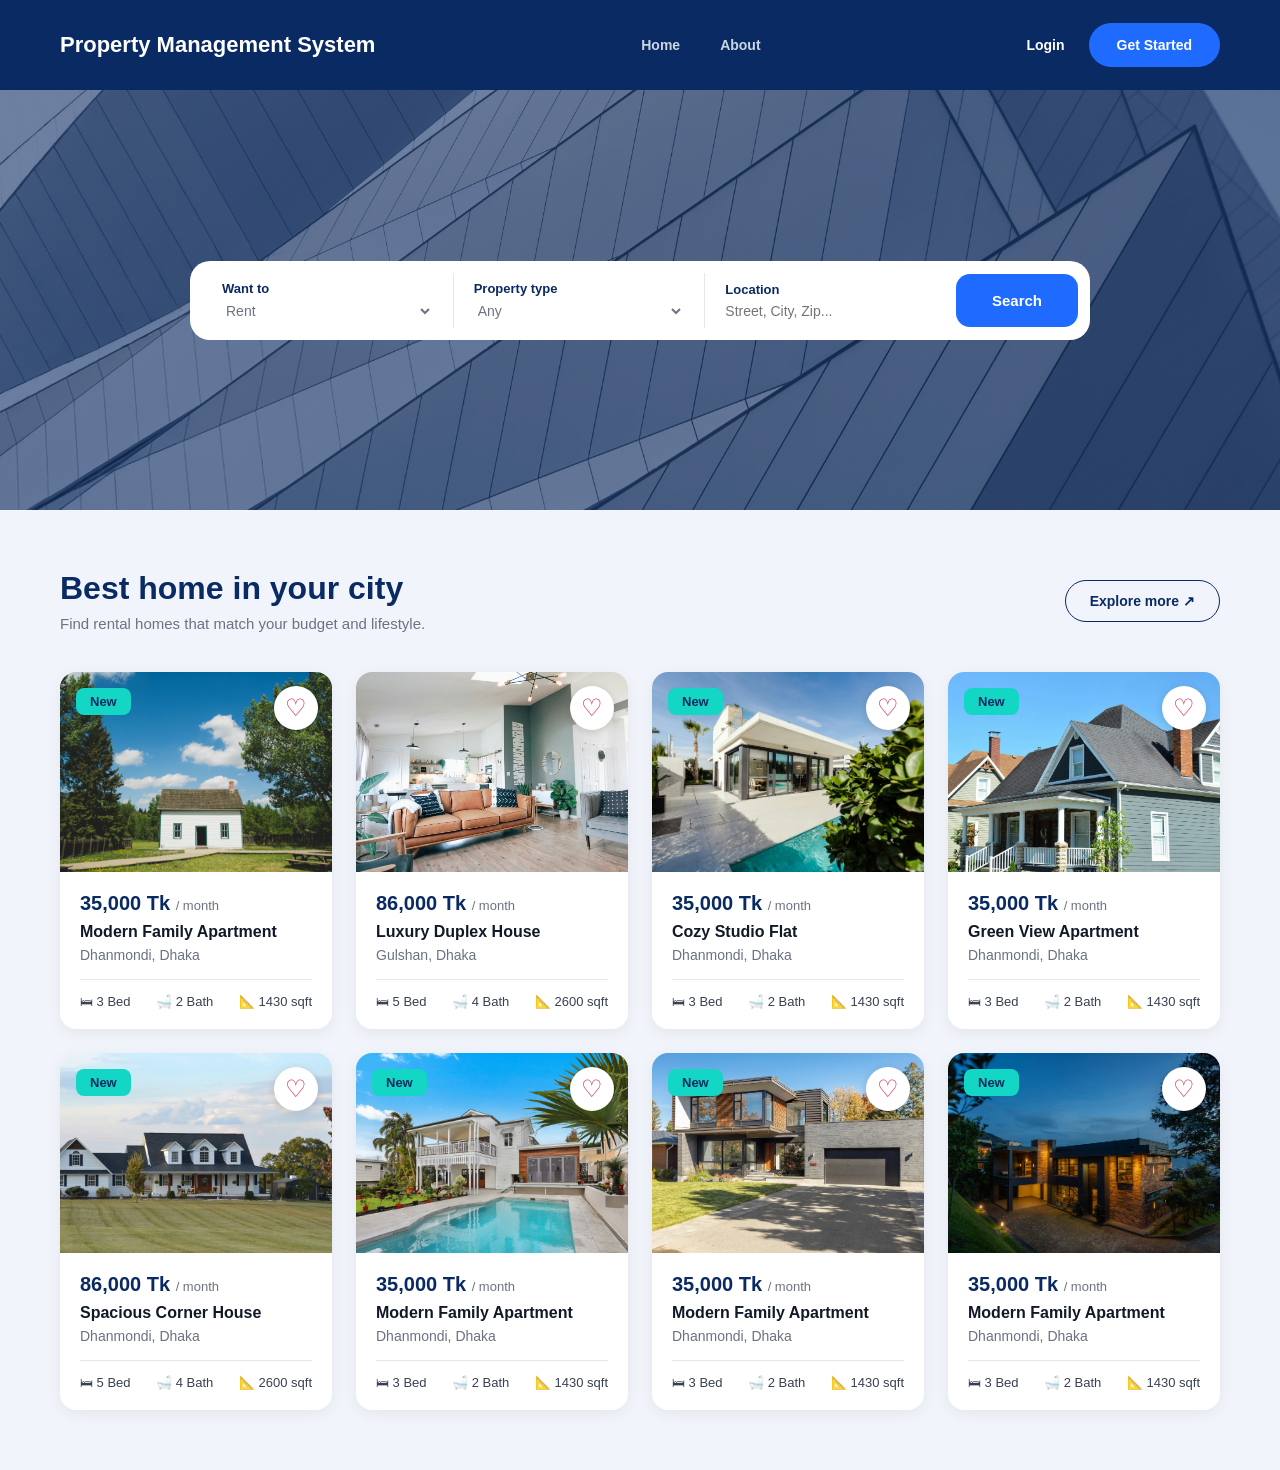
<file: HOME/index.html>
<!doctype html>
<html lang="en">
  <head>
    <meta charset="UTF-8" />
    <meta name="viewport" content="width=device-width, initial-scale=1.0" />
    <title>Property Management System</title>
    <link rel="stylesheet" href="style.css" />
  </head>
  <body>
    <header class="navbar">
      <div class="brand">
        <a href="index.html">Property Management System</a>
      </div>

      <nav class="nav-links">
        <a href="index.html">Home</a>
        <a href="#about">About</a>
      </nav>

      <div class="nav-right">
        <a href="../LOGIN/login.html" class="login">Login</a>
        <a href="register.html" class="btn-get-started">Get Started</a>
      </div>
    </header>
    <main>
      <section class="banner">
        <form class="search-bar">
          <div class="search-field">
            <label for="want-to">Want to</label>
            <select id="want-to">
              <option value="rent">Rent</option>
              <option value="buy">Buy</option>
            </select>
          </div>

          <div class="search-field">
            <label for="property-type">Property type</label>
            <select id="property-type">
              <option value="any">Any</option>
              <option value="apartment">Apartment</option>
              <option value="house">House</option>
              <option value="studio">Studio</option>
            </select>
          </div>

          <div class="search-field">
            <label for="location">Location</label>
            <input
              type="text"
              id="location"
              placeholder="Street, City, Zip..."
            />
          </div>

          <button type="submit" class="search-btn">Search</button>
        </form>
      </section>

      <section class="listings">
        <div class="listings-header">
          <div>
            <h2>Best home in your city</h2>
            <p>Find rental homes that match your budget and lifestyle.</p>
          </div>
          <a href="#" class="btn-explore">Explore more ↗</a>
        </div>

        <div class="property-grid" id="property-grid"></div>
      </section>
    </main>
    <script src="property.js"></script>
    <script src="home.js"></script>
  </body>
</html>
</file>
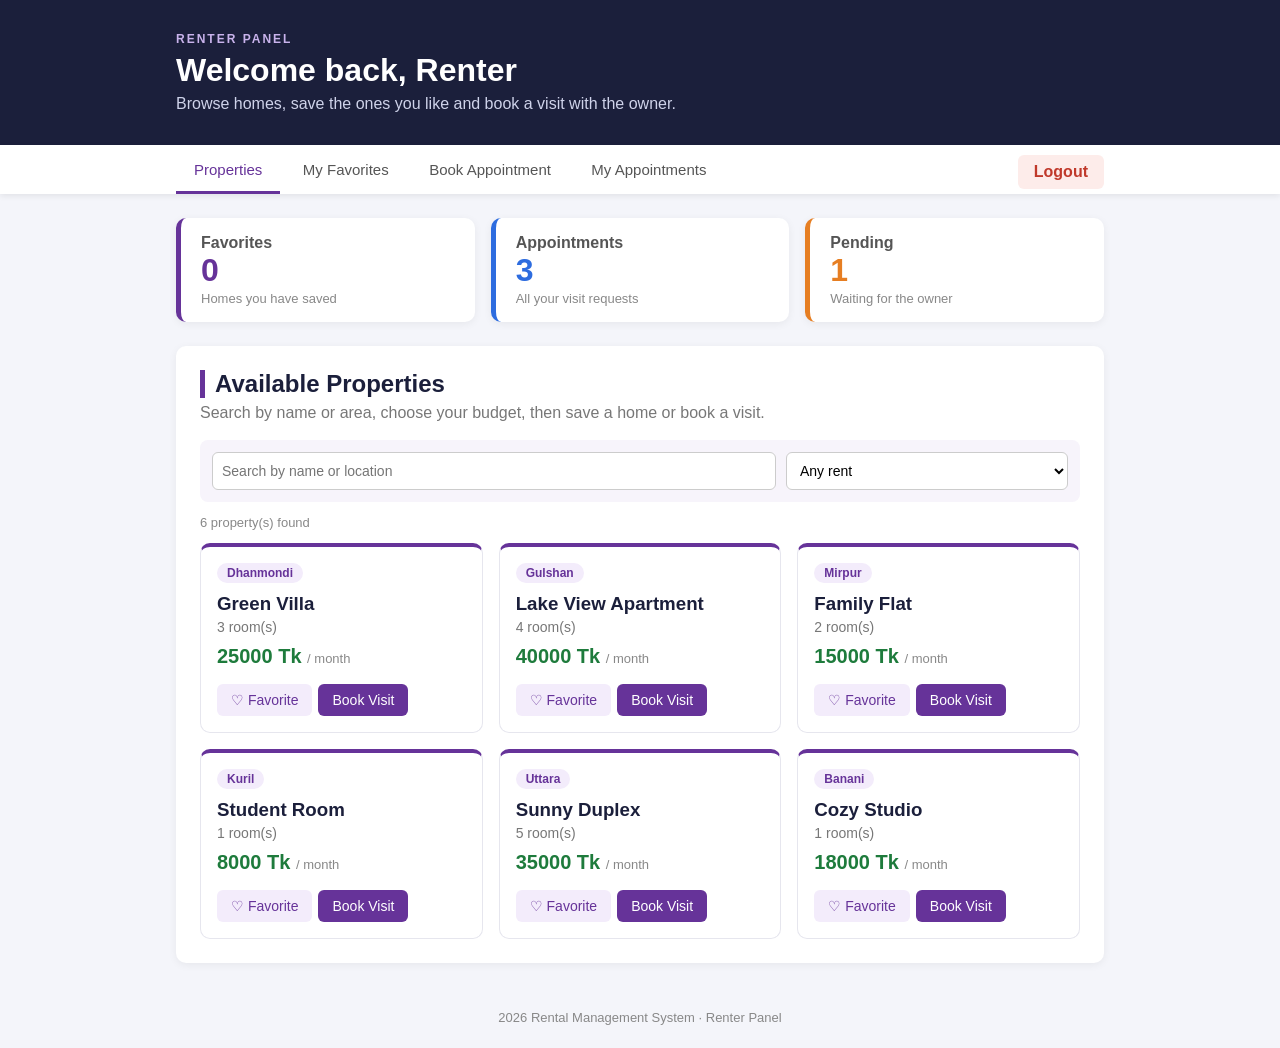
<file: renter.html>
<!DOCTYPE html>
<html lang="en">
<head>
  <meta charset="UTF-8">
  <meta name="viewport" content="width=device-width, initial-scale=1.0">
  <title>Renter Dashboard</title>
  <link rel="stylesheet" href="renter.css">
</head>
<body>

  <header class="header">
    <div class="inner">
      <p class="tag">RENTER PANEL</p>
      <h1>Welcome back, Renter</h1>
      <p>Browse homes, save the ones you like and book a visit with the owner.</p>
    </div>
  </header>

  <nav class="topnav">
    <div class="inner">
      <button id="tab-properties" onclick="showSection('properties')">Properties</button>
      <button id="tab-favorites" onclick="showSection('favorites')">My Favorites</button>
      <button id="tab-book" onclick="showSection('book')">Book Appointment</button>
      <button id="tab-appointments" onclick="showSection('appointments')">My Appointments</button>
      <a href="LOGIN/login.html" class="logout">Logout</a>
    </div>
  </nav>

  <main class="container">
    <div class="stats">
      <div class="stat-box purple" onclick="showSection('favorites')">
        <p class="stat-label">Favorites</p>
        <span id="favCount">0</span>
        <p class="stat-text">Homes you have saved</p>
      </div>
      <div class="stat-box blue" onclick="showSection('appointments'); filterStatus('All')">
        <p class="stat-label">Appointments</p>
        <span id="apptCount">0</span>
        <p class="stat-text">All your visit requests</p>
      </div>
      <div class="stat-box orange" onclick="showSection('appointments'); filterStatus('Pending')">
        <p class="stat-label">Pending</p>
        <span id="pendingCount">0</span>
        <p class="stat-text">Waiting for the owner</p>
      </div>
    </div>

    <section id="properties">
      <h2>Available Properties</h2>
      <p class="intro">Search by name or area, choose your budget, then save a home or book a visit.</p>
      <div class="filters">
        <input type="text" id="search" placeholder="Search by name or location"
               onkeyup="showProperties()">
        <select id="maxRent" onchange="showProperties()">
          <option value="all">Any rent</option>
          <option value="10000">Up to 10000 Tk</option>
          <option value="20000">Up to 20000 Tk</option>
          <option value="30000">Up to 30000 Tk</option>
        </select>
      </div>
      <p id="resultCount" class="hint"></p>
      <div id="propertyList" class="property-list"></div>
    </section>

    <section id="favorites">
      <h2>My Favorites</h2>
      <p class="intro">Homes you saved. Book a visit or remove them from your list.</p>
      <div id="favList"></div>
    </section>

    <section id="book">
      <h2>Book an Appointment</h2>
      <p class="intro">Pick a property, a date and a time slot. You can add a note for the owner.</p>

      <div class="book-layout">
        <form onsubmit="return bookAppointment()">
          <fieldset>
            <legend>Appointment Details</legend>
            <table class="form-table">
              <tr>
                <td><label for="property">Property</label></td>
                <td><select id="property" name="property"></select></td>
              </tr>
              <tr>
                <td><label for="date">Date</label></td>
                <td><input type="date" id="date" name="date"></td>
              </tr>
              <tr>
                <td><label for="time">Time</label></td>
                <td>
                  <select id="time" name="time">
                    <option value="">-- Select Time --</option>
                    <option value="10:00 AM">10:00 AM</option>
                    <option value="12:00 PM">12:00 PM</option>
                    <option value="3:00 PM">3:00 PM</option>
                    <option value="5:00 PM">5:00 PM</option>
                  </select>
                </td>
              </tr>
              <tr>
                <td><label for="note">Note</label></td>
                <td>
                  <textarea id="note" name="note" rows="3" cols="30"
                            placeholder="Write a note (optional)"
                            onkeyup="countNote()"></textarea>
                  <p id="noteCount" class="hint">0 / 100 characters</p>
                </td>
              </tr>
            </table>
            <p id="formMsg" class="message"></p>
            <input type="submit" value="Book Appointment" class="btn">
            <input type="reset" value="Clear" class="btn clear" onclick="clearForm()">
          </fieldset>
        </form>

        <div class="info-box">
          <h3>How it works</h3>
          <ol>
            <li>Choose a property from the list.</li>
            <li>Pick a date and a time slot.</li>
            <li>Your request goes to the owner as <strong>Pending</strong>.</li>
            <li>Check <strong>My Appointments</strong> to see if it is approved.</li>
          </ol>
        </div>
      </div>
    </section>

    <section id="appointments">
      <h2>My Appointments</h2>
      <p class="intro">Track your visit requests. The owner updates the status after checking them.</p>
      <p class="legend">
        <span class="status pending">Pending</span> waiting for owner
        <span class="status approved">Approved</span> visit confirmed
        <span class="status rejected">Rejected</span> owner declined
      </p>
      <div class="filter-buttons">
        <button id="filter-All" onclick="filterStatus('All')">All</button>
        <button id="filter-Pending" onclick="filterStatus('Pending')">Pending</button>
        <button id="filter-Approved" onclick="filterStatus('Approved')">Approved</button>
        <button id="filter-Rejected" onclick="filterStatus('Rejected')">Rejected</button>
      </div>
      <table class="appt-table">
        <thead>
          <tr>
            <th>Property</th>
            <th>Date</th>
            <th>Time</th>
            <th>Note</th>
            <th>Status</th>
          </tr>
        </thead>
        <tbody id="apptBody"></tbody>
      </table>
      <p id="noAppt" class="hint"></p>
    </section>

  </main>

  <footer class="footer">
    <p>2026 Rental Management System · Renter Panel</p>
  </footer>

  <script src="renter.js"></script>
</body>
</html>
</file>
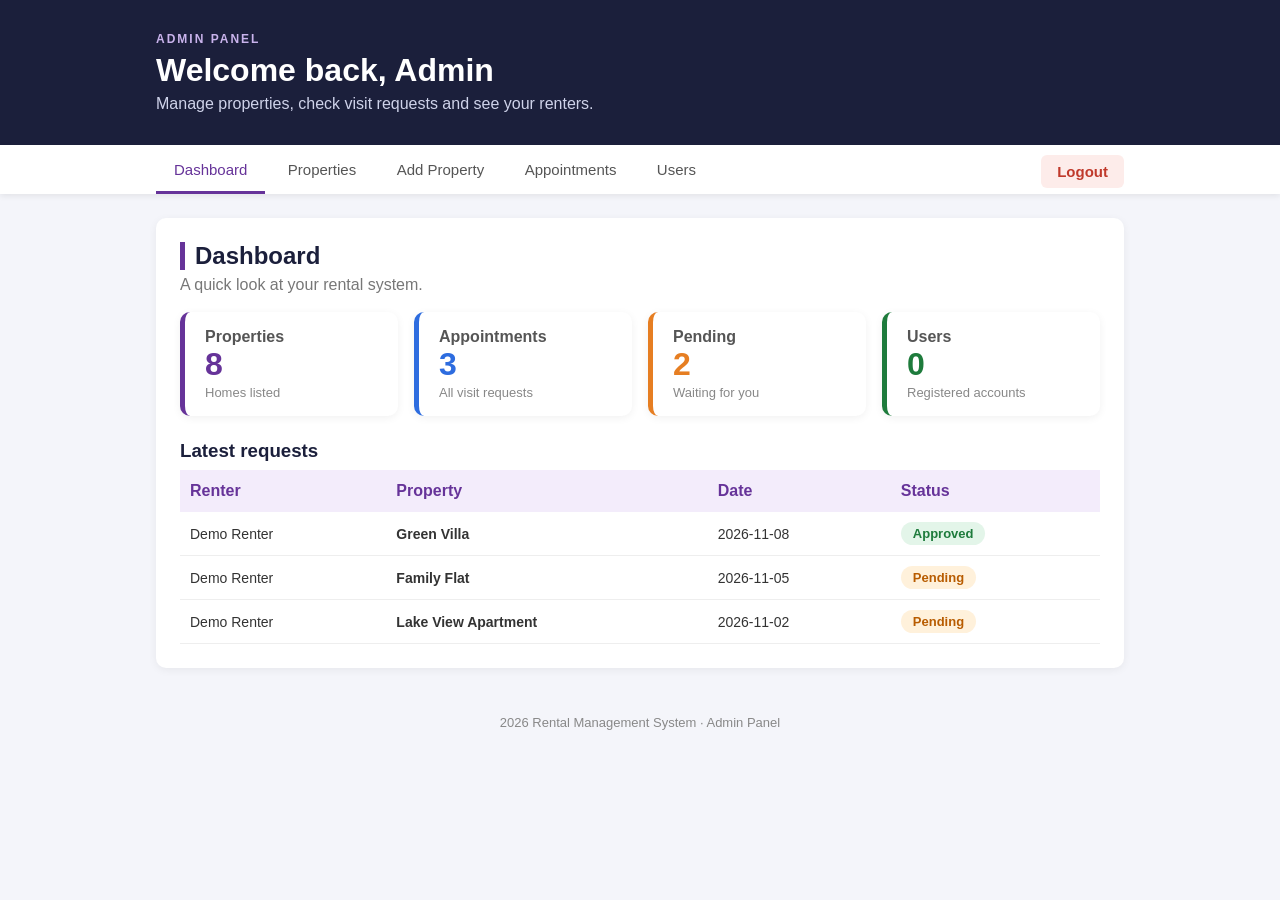
<file: ADMIN/admin.html>
<!DOCTYPE html>
<html lang="en">
<head>
  <meta charset="UTF-8">
  <meta name="viewport" content="width=device-width, initial-scale=1.0">
  <title>Admin Dashboard</title>
  <link rel="stylesheet" href="admin.css">
</head>
<body>

  <header class="header">
    <div class="inner">
      <p class="tag">ADMIN PANEL</p>
      <h1>Welcome back, Admin</h1>
      <p>Manage properties, check visit requests and see your renters.</p>
    </div>
  </header>

  <nav class="topnav">
    <div class="inner">
      <button id="tab-dashboard" onclick="showSection('dashboard')">Dashboard</button>
      <button id="tab-properties" onclick="showSection('properties')">Properties</button>
      <button id="tab-add" onclick="newProperty()">Add Property</button>
      <button id="tab-appointments" onclick="showSection('appointments')">Appointments</button>
      <button id="tab-users" onclick="showSection('users')">Users</button>
      <button class="logout" onclick="logout()">Logout</button>
    </div>
  </nav>

  <main class="container">

    <section id="dashboard">
      <h2>Dashboard</h2>
      <p class="intro">A quick look at your rental system.</p>
      <div class="stats">
        <div class="stat-box purple" onclick="showSection('properties')">
          <p class="stat-label">Properties</p>
          <span id="propCount">0</span>
          <p class="stat-text">Homes listed</p>
        </div>
        <div class="stat-box blue" onclick="showSection('appointments'); filterStatus('All')">
          <p class="stat-label">Appointments</p>
          <span id="apptCount">0</span>
          <p class="stat-text">All visit requests</p>
        </div>
        <div class="stat-box orange" onclick="showSection('appointments'); filterStatus('Pending')">
          <p class="stat-label">Pending</p>
          <span id="pendingCount">0</span>
          <p class="stat-text">Waiting for you</p>
        </div>
        <div class="stat-box green" onclick="showSection('users')">
          <p class="stat-label">Users</p>
          <span id="userCount">0</span>
          <p class="stat-text">Registered accounts</p>
        </div>
      </div>
      <h3 class="sub-title">Latest requests</h3>
      <table class="data-table">
        <thead><tr><th>Renter</th><th>Property</th><th>Date</th><th>Status</th></tr></thead>
        <tbody id="recentBody"></tbody>
      </table>
    </section>

    <section id="properties">
      <h2>All Properties</h2>
      <p class="intro">Search, edit or delete the homes shown on the website.</p>
      <div class="filters">
        <input type="text" id="search" placeholder="Search by name or location" onkeyup="showProperties()">
        <button onclick="newProperty()">+ Add Property</button>
      </div>
      <p id="resultCount" class="hint"></p>
      <table class="data-table">
        <thead><tr><th>Image</th><th>Title</th><th>Location</th><th>Type</th><th>Rent</th><th>Actions</th></tr></thead>
        <tbody id="propBody"></tbody>
      </table>
    </section>

    <section id="add">
      <h2 id="formTitle">Add Property</h2>
      <p class="intro">Fill in the details. New properties are saved in this browser.</p>
      <form onsubmit="return saveProperty()">
        <fieldset>
          <legend>Property Details</legend>
          <table class="form-table">
            <tr><td><label for="title">Title</label></td><td><input type="text" id="title"></td></tr>
            <tr><td><label for="location">Location</label></td><td><input type="text" id="location" placeholder="Dhanmondi, Dhaka"></td></tr>
            <tr><td><label for="type">Type</label></td>
              <td><select id="type">
                <option value="apartment">Apartment</option>
                <option value="house">House</option>
                <option value="studio">Studio</option>
              </select></td></tr>
            <tr><td><label for="price">Rent (Tk / month)</label></td><td><input type="number" id="price" min="1"></td></tr>
            <tr><td><label for="beds">Beds</label></td><td><input type="number" id="beds" min="0"></td></tr>
            <tr><td><label for="baths">Baths</label></td><td><input type="number" id="baths" min="0"></td></tr>
            <tr><td><label for="area">Area (sqft)</label></td><td><input type="number" id="area" min="1"></td></tr>
            <tr><td><label for="image">Image path</label></td><td><input type="text" id="image" placeholder="image/1.jpg"></td></tr>
            <tr><td><label for="description">Description</label></td><td><textarea id="description" rows="3"></textarea></td></tr>
            <tr><td><label for="isNew">Mark as New</label></td><td><input type="checkbox" id="isNew" checked></td></tr>
          </table>
          <p id="formMsg" class="message"></p>
          <input type="submit" value="Save Property" class="btn">
          <input type="button" value="Cancel" class="btn clear" onclick="showSection('properties')">
        </fieldset>
      </form>
    </section>

    <section id="appointments">
      <h2>Appointments</h2>
      <p class="intro">Approve or reject the visit requests sent by renters.</p>
      <div class="filter-buttons">
        <button id="filter-All" onclick="filterStatus('All')">All</button>
        <button id="filter-Pending" onclick="filterStatus('Pending')">Pending</button>
        <button id="filter-Approved" onclick="filterStatus('Approved')">Approved</button>
        <button id="filter-Rejected" onclick="filterStatus('Rejected')">Rejected</button>
      </div>
      <table class="data-table">
        <thead><tr><th>Renter</th><th>Property</th><th>Date</th><th>Time</th><th>Note</th><th>Status</th><th>Action</th></tr></thead>
        <tbody id="apptBody"></tbody>
      </table>
      <p id="noAppt" class="hint"></p>
    </section>

    <section id="users">
      <h2>Users</h2>
      <p class="intro">Everyone who registered from the registration page.</p>
      <table class="data-table">
        <thead><tr><th>Name</th><th>Email</th><th>Phone</th><th>Role</th><th>Action</th></tr></thead>
        <tbody id="userBody"></tbody>
      </table>
      <p id="noUser" class="hint"></p>
    </section>

  </main>

  <footer class="footer">
    <p>2026 Rental Management System · Admin Panel</p>
  </footer>

  <script src="../HOME/property.js"></script>
  <script src="admin.js"></script>
</body>
</html>
</file>
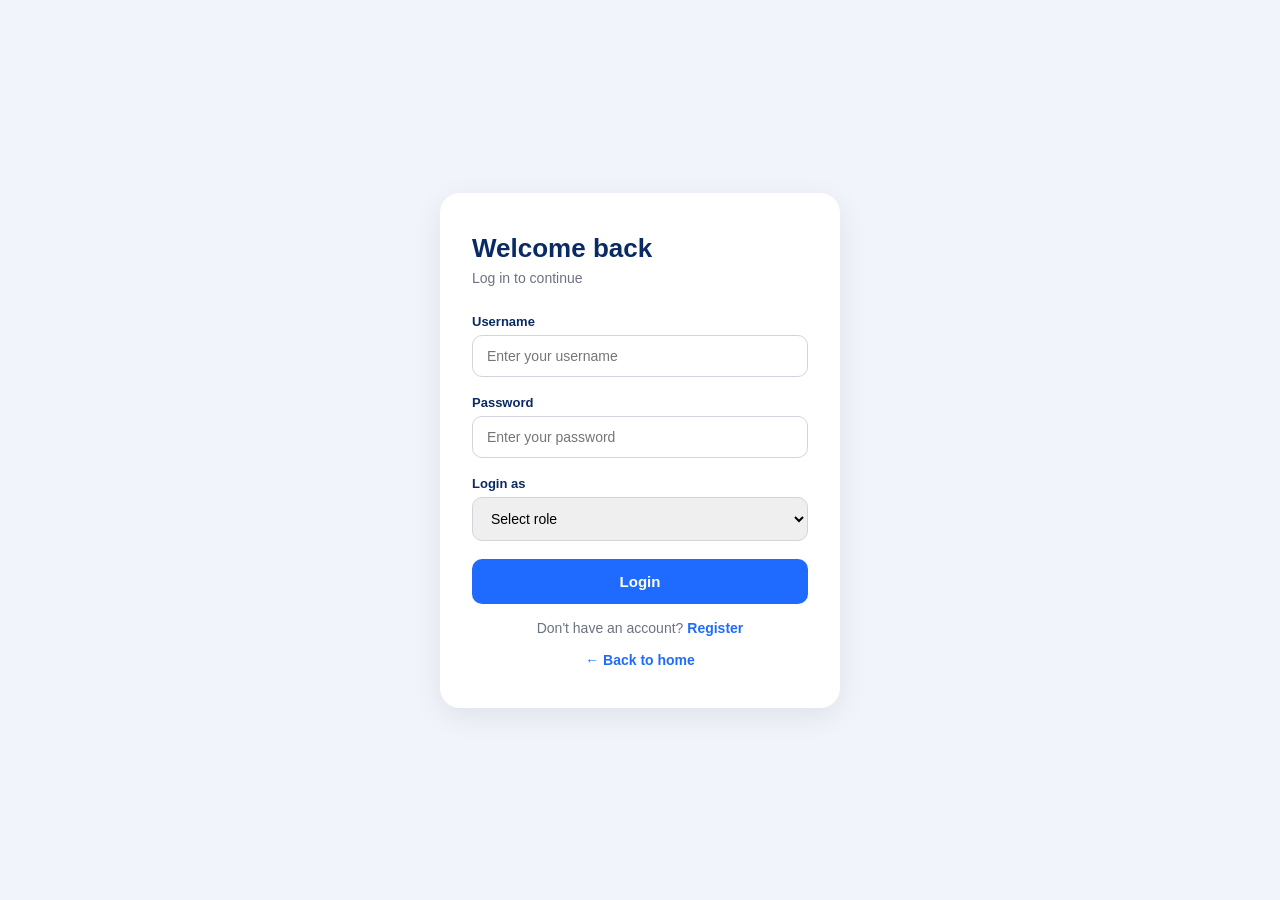
<file: LOGIN/login.html>
<!doctype html>
<html lang="en">
  <head>
    <meta charset="UTF-8" />
    <meta name="viewport" content="width=device-width, initial-scale=1.0" />
    <title>Login - Property Management System</title>
    <link rel="stylesheet" href="login.css" />
  </head>
  <body class="login-page">
    <div class="login-box">
      <h1>Welcome back</h1>
      <p class="subtitle">Log in to continue</p>

      <form id="login-form">
        <label for="username">Username</label>
        <input
          type="text"
          id="username"
          placeholder="Enter your username"
          required
        />

        <label for="password">Password</label>
        <input
          type="password"
          id="password"
          placeholder="Enter your password"
          required
        />

        <label for="role">Login as</label>
        <select id="role" required>
          <option value="" disabled selected>Select role</option>
          <option value="renter">Renter</option>
          <option value="owner">Owner</option>
          <option value="admin">Admin</option>
        </select>

        <button type="submit">Login</button>
      </form>

      <p class="bottom-text">
        Don't have an account? <a href="register.html">Register</a>
      </p>
      <p class="bottom-text"><a href="home.html">← Back to home</a></p>
    </div>

    <script src="login.js"></script>
  </body>
</html>
</file>
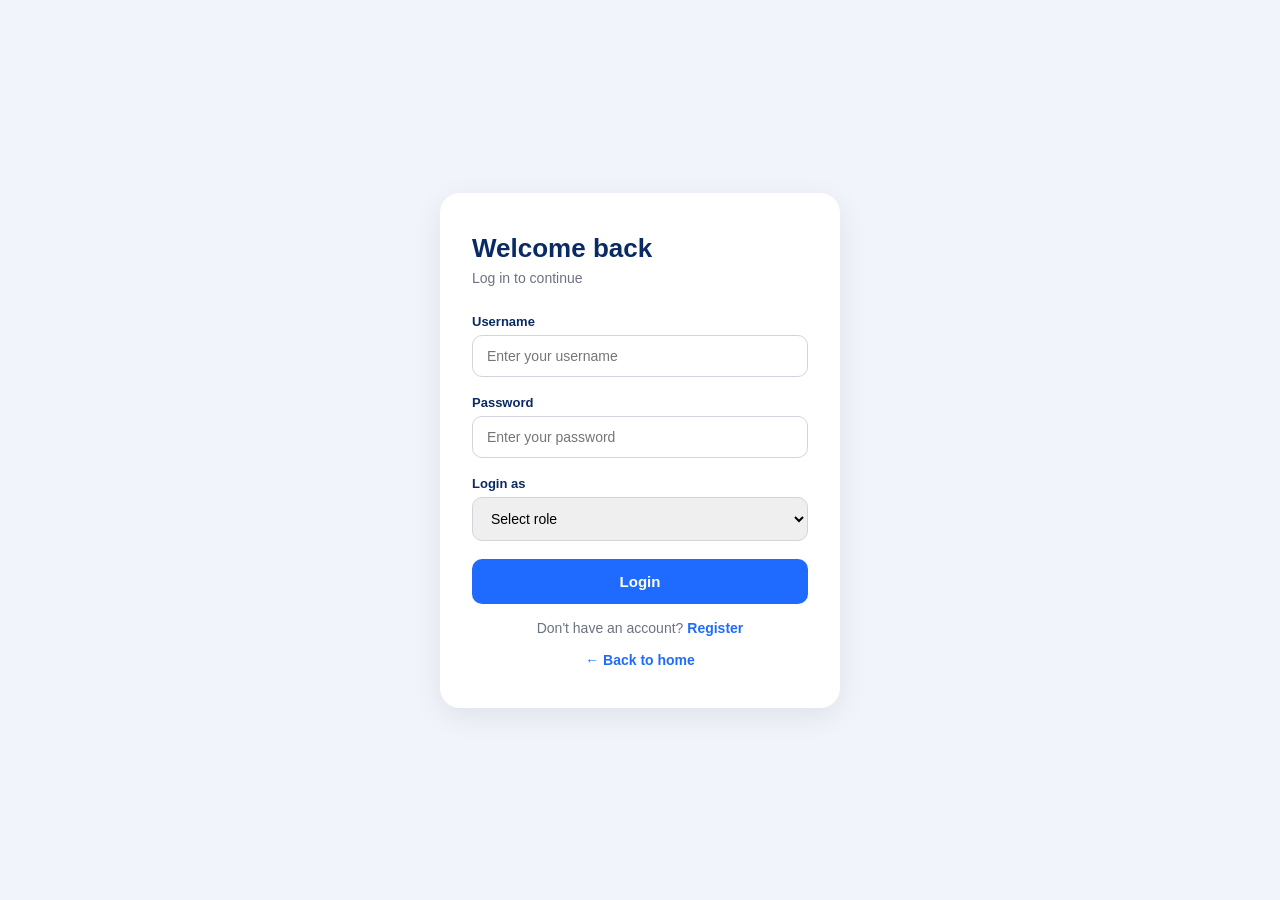
<file: OWNER/owner.html>
<!DOCTYPE html>
<html lang="en">

<head>
    <meta charset="UTF-8">
    <meta name="viewport" content="width=device-width, initial-scale=1.0">

    <title>Owner Dashboard | PropertyHub</title>

    <!-- Owner CSS only -->
    <link rel="stylesheet" href="owner.css">
</head>

<body class="owner-page">

    <!-- =================================
         OWNER SIDEBAR
    ================================== -->

    <aside class="owner-sidebar">

        <div class="owner-brand">
            <h2>PropertyHub</h2>
            <p>Owner Panel</p>
        </div>

        <nav class="owner-navigation">

            <button class="owner-nav-link owner-active"
                onclick="ownerShowSection('owner-dashboard')">
                <span>📊</span> Dashboard
            </button>

            <button class="owner-nav-link"
                onclick="ownerShowSection('owner-add-property')">
                <span>➕</span> Add Property
            </button>

            <button class="owner-nav-link"
                onclick="ownerShowSection('owner-my-properties')">
                <span>🏠</span> My Properties
            </button>

            <button class="owner-nav-link"
                onclick="ownerShowSection('owner-appointments')">
                <span>📅</span> Appointments
            </button>

        </nav>

        <div class="owner-sidebar-bottom">
            <a href="../LOGIN/login.html" class="owner-logout">
                🚪 Logout
            </a>
        </div>

    </aside>


    <!-- =================================
         OWNER MAIN CONTENT
    ================================== -->

    <main class="owner-main">

        <!-- Top Navbar -->

        <header class="owner-navbar">

            <div>
                <h1>Owner Dashboard</h1>
                <p>Manage your properties and appointments</p>
            </div>

            <div class="owner-profile">
                <div class="owner-avatar">O</div>

                <div>
                    <h3 id="owner-user-name">Owner</h3>
                    <p>Property Owner</p>
                </div>
            </div>

        </header>


        <!-- =================================
             SECTION 1: DASHBOARD
        ================================== -->

        <section id="owner-dashboard" class="owner-section owner-section-active">

            <div class="owner-section-heading">
                <h2>Dashboard Overview</h2>
                <p>Welcome to your property management dashboard.</p>
            </div>


            <!-- Statistics Cards -->

            <div class="owner-stats-grid">

                <div class="owner-stat-card">
                    <div class="owner-stat-icon">🏠</div>
                    <div>
                        <p>Total Properties</p>
                        <h2 id="owner-total-properties">0</h2>
                    </div>
                </div>

                <div class="owner-stat-card">
                    <div class="owner-stat-icon">📅</div>
                    <div>
                        <p>Total Appointments</p>
                        <h2 id="owner-total-appointments">0</h2>
                    </div>
                </div>

                <div class="owner-stat-card">
                    <div class="owner-stat-icon">⏳</div>
                    <div>
                        <p>Pending Requests</p>
                        <h2 id="owner-pending-appointments">0</h2>
                    </div>
                </div>

                <div class="owner-stat-card">
                    <div class="owner-stat-icon">✓</div>
                    <div>
                        <p>Approved Requests</p>
                        <h2 id="owner-approved-appointments">0</h2>
                    </div>
                </div>

            </div>


            <!-- Recent Properties -->

            <div class="owner-content-card">

                <div class="owner-card-heading">
                    <h2>My Recent Properties</h2>

                    <button class="owner-primary-btn"
                        onclick="ownerShowSection('owner-add-property')">
                        + Add Property
                    </button>
                </div>

                <div id="owner-recent-properties" class="owner-recent-list">

                    <p class="owner-empty-message">
                        No properties added yet.
                    </p>

                </div>

            </div>

        </section>


        <!-- =================================
             SECTION 2: ADD PROPERTY
        ================================== -->

        <section id="owner-add-property" class="owner-section">

            <div class="owner-section-heading">
                <h2>Add New Property</h2>
                <p>Enter your property details below.</p>
            </div>


            <div class="owner-content-card">

                <form id="owner-property-form">

                    <div class="owner-form-grid">

                        <!-- Property Title -->

                        <div class="owner-form-group">
                            <label for="owner-property-title">
                                Property Title
                            </label>

                            <input
                                type="text"
                                id="owner-property-title"
                                placeholder="Enter property name"
                                required>
                        </div>


                        <!-- Location -->

                        <div class="owner-form-group">
                            <label for="owner-property-location">
                                Location
                            </label>

                            <input
                                type="text"
                                id="owner-property-location"
                                placeholder="e.g. Dhanmondi, Dhaka"
                                required>
                        </div>


                        <!-- Property Type -->

                        <div class="owner-form-group">
                            <label for="owner-property-type">
                                Property Type
                            </label>

                            <select id="owner-property-type" required>
                                <option value="">Select property type</option>
                                <option value="apartment">Apartment</option>
                                <option value="house">House</option>
                                <option value="villa">Villa</option>
                                <option value="room">Room</option>
                                <option value="commercial">Commercial</option>
                            </select>
                        </div>


                        <!-- Monthly Rent -->

                        <div class="owner-form-group">
                            <label for="owner-property-price">
                                Monthly Rent (Tk)
                            </label>

                            <input
                                type="number"
                                id="owner-property-price"
                                placeholder="Enter monthly rent"
                                min="1"
                                required>
                        </div>


                        <!-- Bedrooms -->

                        <div class="owner-form-group">
                            <label for="owner-property-beds">
                                Bedrooms
                            </label>

                            <input
                                type="number"
                                id="owner-property-beds"
                                placeholder="Number of bedrooms"
                                min="0"
                                required>
                        </div>


                        <!-- Bathrooms -->

                        <div class="owner-form-group">
                            <label for="owner-property-baths">
                                Bathrooms
                            </label>

                            <input
                                type="number"
                                id="owner-property-baths"
                                placeholder="Number of bathrooms"
                                min="0"
                                required>
                        </div>


                        <!-- Area -->

                        <div class="owner-form-group">
                            <label for="owner-property-area">
                                Area (sqft)
                            </label>

                            <input
                                type="number"
                                id="owner-property-area"
                                placeholder="Enter area in sqft"
                                min="1"
                                required>
                        </div>


                        <!-- Property Image -->

                        <div class="owner-form-group">
                            <label for="owner-property-image">
                                Property Image URL
                            </label>

                            <input
                                type="text"
                                id="owner-property-image"
                                placeholder="Enter image URL (optional)">
                        </div>


                        <!-- Description -->

                        <div class="owner-form-group owner-full-width">
                            <label for="owner-property-description">
                                Property Description
                            </label>

                            <textarea
                                id="owner-property-description"
                                rows="4"
                                placeholder="Describe your property..."></textarea>
                        </div>

                    </div>


                    <!-- Form Buttons -->

                    <div class="owner-form-actions">

                        <button type="reset" class="owner-secondary-btn">
                            Clear Form
                        </button>

                        <button type="submit" class="owner-primary-btn"
                            id="owner-submit-btn">
                            Add Property
                        </button>

                    </div>

                </form>

            </div>

        </section>


        <!-- =================================
             SECTION 3: MY PROPERTIES
        ================================== -->

        <section id="owner-my-properties" class="owner-section">

            <div class="owner-section-heading">
                <h2>My Properties</h2>
                <p>View, edit and delete your listed properties.</p>
            </div>


            <!-- Property List -->

            <div id="owner-property-list" class="owner-property-grid">

                <p class="owner-empty-message">
                    No properties available. Add your first property.
                </p>

            </div>

        </section>


        <!-- =================================
             SECTION 4: APPOINTMENTS
        ================================== -->

        <section id="owner-appointments" class="owner-section">

            <div class="owner-section-heading">
                <h2>Appointment Requests</h2>
                <p>Manage appointment requests from renters.</p>
            </div>


            <div class="owner-content-card">

                <div class="owner-table-wrapper">

                    <table class="owner-appointment-table">

                        <thead>
                            <tr>
                                <th>Renter</th>
                                <th>Property</th>
                                <th>Date</th>
                                <th>Time</th>
                                <th>Note</th>
                                <th>Status</th>
                                <th>Action</th>
                            </tr>
                        </thead>

                        <tbody id="owner-appointment-body">

                            <tr>
                                <td colspan="7" class="owner-empty-message">
                                    No appointment requests available.
                                </td>
                            </tr>

                        </tbody>

                    </table>

                </div>

            </div>

        </section>

    </main>


    <!-- Owner JavaScript only -->
    <script src="owner.js"></script>

</body>

</html>
</file>
<file: HOME/style.css>
* {
  margin: 0;
  padding: 0;
  box-sizing: border-box;
}

body {
  font-family: Arial, sans-serif;
  background-color: #f1f5fb;
}

a {
  text-decoration: none;
}

/* ---------- Navbar ---------- */
.navbar {
  background-color: #0a2a63;
  display: flex;
  justify-content: space-between;
  align-items: center;
  padding: 0 60px;
  height: 90px;
}

.brand a {
  color: #ffffff;
  font-size: 22px;
  font-weight: 700;
}

.nav-links {
  display: flex;
  gap: 40px;
}

.nav-links a {
  color: #cbd5e1;
  font-size: 14px;
  font-weight: 600;
}

.nav-right {
  display: flex;
  align-items: center;
  gap: 24px;
}

.login {
  color: #ffffff;
  font-size: 14px;
  font-weight: 600;
}

.btn-get-started {
  background-color: #1f6bff;
  color: #ffffff;
  padding: 14px 28px;
  border-radius: 30px;
  font-size: 14px;
  font-weight: 600;
}

.nav-links a:hover {
  color: #ffffff;
}

.btn-get-started:hover {
  background-color: #1555d6;
}

/* ---------- Banner and search bar ---------- */
.banner {
  height: 420px;
  background-image:
    linear-gradient(rgba(10, 42, 99, 0.6), rgba(10, 42, 99, 0.6)),
    url("image/building.jpg");
  background-size: cover;
  background-position: center;
  display: flex;
  align-items: center;
  justify-content: center;
  padding: 0 20px;
}

.search-bar {
  background: white;
  display: flex;
  align-items: center;
  width: 100%;
  max-width: 900px;
  padding: 12px;
  border-radius: 20px;
}

.search-field {
  flex: 1;
  display: flex;
  flex-direction: column;
  padding: 8px 20px;
  border-right: 1px solid #e5e7eb;
}

.search-field:last-of-type {
  border-right: none;
}

.search-field label {
  font-size: 13px;
  font-weight: 600;
  color: #0a2a63;
  margin-bottom: 6px;
}

.search-field select,
.search-field input {
  border: none;
  outline: none;
  background: transparent;
  font-family: inherit;
  font-size: 14px;
  color: #6b7280;
}

.search-btn {
  background: #1f6bff;
  color: white;
  border: none;
  padding: 18px 36px;
  border-radius: 14px;
  font-size: 15px;
  font-weight: 600;
  cursor: pointer;
}

.search-btn:hover {
  background: #1555d6;
}

/* ---------- Listings section ---------- */
.listings {
  max-width: 1200px;
  margin: 0 auto;
  padding: 60px 20px;
}

.listings-header {
  display: flex;
  justify-content: space-between;
  align-items: center;
  margin-bottom: 40px;
}

.listings-header h2 {
  font-size: 32px;
  color: #0a2a63;
  margin-bottom: 8px;
}

.listings-header p {
  color: #6b7280;
  font-size: 15px;
}

.btn-explore {
  border: 1px solid #0a2a63;
  color: #0a2a63;
  padding: 12px 24px;
  border-radius: 30px;
  font-size: 14px;
  font-weight: 600;
}

.btn-explore:hover {
  background: #0a2a63;
  color: white;
}

/* ---------- Property grid and cards ---------- */
.property-grid {
  display: grid;
  grid-template-columns: repeat(4, 1fr);
  gap: 24px;
}

.card {
  position: relative;
  background: white;
  border-radius: 16px;
  overflow: hidden;
  box-shadow: 0 4px 16px rgba(0, 0, 0, 0.06);
  transition: transform 0.2s;
}

.card:hover {
  transform: translateY(-4px);
}

.card-link {
  display: block;
  color: inherit;
}

.card img {
  width: 100%;
  height: 200px;
  object-fit: cover;
  display: block;
}

.badge-new {
  position: absolute;
  top: 16px;
  left: 16px;
  background: #14d6c4;
  color: #0a2a63;
  padding: 6px 14px;
  border-radius: 8px;
  font-size: 13px;
  font-weight: 600;
  z-index: 2;
}

.heart-btn {
  position: absolute;
  top: 14px;
  right: 14px;
  width: 44px;
  height: 44px;
  border: none;
  border-radius: 50%;
  background: white;
  color: #e11d48;
  font-size: 24px;
  line-height: 1;
  cursor: pointer;
  z-index: 2;
  box-shadow: 0 2px 8px rgba(0, 0, 0, 0.15);
}

.heart-btn:hover {
  background: #e11d48;
  color: white;
}

.card-body {
  padding: 20px;
}

.card-price {
  font-size: 20px;
  color: #0a2a63;
  margin-bottom: 8px;
}

.card-price span {
  font-size: 13px;
  font-weight: 400;
  color: #6b7280;
}

.card-title {
  font-size: 16px;
  font-weight: 600;
  color: #111827;
  margin-bottom: 6px;
}

.card-location {
  font-size: 14px;
  color: #6b7280;
  margin-bottom: 16px;
}

.card-meta {
  display: flex;
  justify-content: space-between;
  border-top: 1px solid #e5e7eb;
  padding-top: 14px;
  font-size: 13px;
  color: #374151;
}

/* ---------- Card buttons ---------- */
.card-actions {
  display: flex;
  gap: 10px;
  padding: 0 20px 20px;
}

.card-actions button {
  flex: 1;
  padding: 10px 8px;
  border-radius: 10px;
  font-family: inherit;
  font-size: 13px;
  font-weight: 600;
  cursor: pointer;
}

.btn-fav {
  background: white;
  color: #e11d48;
  border: 1px solid #e11d48;
}

.btn-fav:hover {
  background: #e11d48;
  color: white;
}

.btn-book {
  background: #1f6bff;
  color: white;
  border: 1px solid #1f6bff;
}

.btn-book:hover {
  background: #1555d6;
}
</file>
<file: renter.css>
* {
  box-sizing: border-box;
}

body {
  margin: 0;
  font-family: "Segoe UI", Arial, sans-serif;
  background-color: #f4f5fa;
  color: #333;
}

.inner {
  max-width: 960px;
  margin: 0 auto;
  padding: 0 16px;
}

.header {
  background-color: #1B1F3B;
  color: white;
  padding: 32px 0;
}

.header h1 {
  margin: 6px 0;
}

.header p {
  margin: 0;
  color: #cfd3ea;
}

.header .tag {
  color: #c9b3ec;
  font-size: 12px;
  font-weight: bold;
  letter-spacing: 2px;
}

.topnav {
  position: sticky;
  top: 0;
  z-index: 10;
  background-color: white;
  box-shadow: 0 2px 6px rgba(0, 0, 0, 0.08);
}

.topnav .inner {
  overflow: hidden;
}

.topnav button {
  background-color: white;
  color: #555;
  font-size: 15px;
  padding: 16px 18px 13px;
  margin: 0;
  border: none;
  border-bottom: 3px solid white;
  border-radius: 0;
}

.topnav button:hover {
  background-color: #f3ecfb;
  color: #663399;
}

.logout {
  float: right;
  margin-top: 10px;
  padding: 8px 16px;
  border-radius: 6px;
  background-color: #fdecea;
  color: #c0392b;
  font-weight: bold;
  text-decoration: none;
  transition: background-color 0.3s;
}

.logout:hover {
  background-color: #c0392b;
  color: white;
}

.container {
  max-width: 960px;
  margin: 24px auto;
  padding: 0 16px;
}

.stats {
  display: grid;
  grid-template-columns: 1fr 1fr 1fr;
  gap: 16px;
  margin-bottom: 24px;
}

.stat-box {
  background-color: white;
  border-radius: 10px;
  border-left: 5px solid #663399;
  padding: 16px 20px;
  box-shadow: 0 2px 8px rgba(0, 0, 0, 0.06);
  transition: transform 0.3s;
}

.stat-box:hover {
  transform: scale(1.03);
}

.stat-box span {
  font-size: 32px;
  font-weight: bold;
}

.stat-label {
  margin: 0;
  font-weight: bold;
  color: #555;
}

.stat-text {
  margin: 2px 0 0;
  font-size: 13px;
  color: #888;
}

.purple span {
  color: #663399;
}

.blue {
  border-left-color: #2d6cdf;
}

.blue span {
  color: #2d6cdf;
}

.orange {
  border-left-color: #e67e22;
}

.orange span {
  color: #e67e22;
}

section {
  background-color: white;
  padding: 24px;
  border-radius: 10px;
  box-shadow: 0 2px 8px rgba(0, 0, 0, 0.06);
}

h2 {
  margin: 0 0 6px;
  padding-left: 10px;
  border-left: 5px solid #663399;
  color: #1B1F3B;
}

.intro {
  margin: 0 0 18px;
  color: #777;
}

.hint {
  color: #888;
  font-size: 13px;
}

.filters {
  display: grid;
  grid-template-columns: 2fr 1fr;
  gap: 10px;
  background-color: #f7f4fb;
  padding: 12px;
  border-radius: 8px;
}

input,
select,
textarea {
  background-color: white;
  padding: 9px;
  border: 1px solid #ccc;
  border-radius: 6px;
  font-size: 14px;
}

input:focus,
select:focus,
textarea:focus {
  outline: 2px solid #663399;
}

.property-list {
  display: grid;
  grid-template-columns: 1fr 1fr 1fr;
  gap: 16px;
}

.card {
  background-color: white;
  border: 1px solid #e6e6ee;
  border-top: 4px solid #663399;
  border-radius: 10px;
  padding: 16px;
  transition: transform 0.3s, box-shadow 0.3s;
}

.card:hover {
  transform: scale(1.03);
  box-shadow: 0 6px 16px rgba(0, 0, 0, 0.12);
}

.card h3 {
  margin: 10px 0 4px;
  color: #1B1F3B;
}

.pill {
  display: inline-block;
  background-color: #f3ecfb;
  color: #663399;
  font-size: 12px;
  font-weight: bold;
  padding: 3px 10px;
  border-radius: 12px;
}

.details {
  margin: 0;
  color: #777;
  font-size: 14px;
}

.rent {
  margin: 10px 0;
  color: #1e7b3c;
  font-size: 20px;
  font-weight: bold;
}

.per {
  color: #888;
  font-size: 13px;
  font-weight: normal;
}

button,
.btn {
  background-color: #663399;
  color: white;
  font-size: 14px;
  padding: 8px 14px;
  margin: 6px 6px 0 0;
  border: none;
  border-radius: 6px;
  transition: background-color 0.3s;
}

button:hover,
.btn:hover {
  background-color: #8E6CC8;
}

.fav-btn {
  background-color: #f3ecfb;
  color: #663399;
}

.fav-btn:hover {
  background-color: #e4d6f5;
}

.saved {
  background-color: #d63384;
  color: white;
}

.saved:hover {
  background-color: #e05a9b;
}

.remove-btn,
.clear {
  background-color: #eeeeee;
  color: #555;
}

.remove-btn:hover,
.clear:hover {
  background-color: #dddddd;
}

.fav-item {
  display: grid;
  grid-template-columns: 2fr 1fr;
  border: 1px solid #eee;
  border-left: 4px solid #d63384;
  border-radius: 8px;
  padding: 12px 16px;
  margin-bottom: 10px;
}

.fav-item h4 {
  margin: 0 0 4px;
  color: #1B1F3B;
}

.fav-item p {
  margin: 0;
  color: #777;
  font-size: 14px;
}

.fav-actions {
  text-align: right;
}

.empty-box {
  text-align: center;
  color: #888;
  border: 2px dashed #ddd;
  border-radius: 10px;
  padding: 30px;
}

.book-layout {
  display: grid;
  grid-template-columns: 2fr 1fr;
  gap: 20px;
}

fieldset {
  border: 1px solid #e3e3ea;
  border-radius: 10px;
  padding: 16px;
}

legend {
  color: #663399;
  font-weight: bold;
  padding: 0 6px;
}

.form-table {
  width: 100%;
}

.form-table td {
  padding: 6px;
}

.form-table label {
  font-weight: bold;
  color: #555;
}

.form-table select,
.form-table input,
.form-table textarea {
  width: 100%;
}

textarea {
  resize: none;
}

.message {
  display: none;
  padding: 10px 12px;
  border-radius: 6px;
  font-weight: bold;
}

.info-box {
  background-color: #f7f4fb;
  border-left: 4px solid #663399;
  border-radius: 8px;
  padding: 16px 20px;
}

.info-box h3 {
  margin-top: 0;
  color: #663399;
}

.info-box li {
  margin-bottom: 8px;
  font-size: 14px;
  color: #555;
}

.legend {
  font-size: 13px;
  color: #777;
}

.legend .status {
  margin-left: 10px;
}

.filter-buttons button {
  background-color: white;
  color: #555;
  border: 1px solid #ddd;
  border-radius: 20px;
  margin: 0 6px 14px 0;
}

.filter-buttons button:hover {
  background-color: #f3ecfb;
}

.appt-table {
  width: 100%;
}

.appt-table th {
  background-color: #f3ecfb;
  color: #663399;
  text-align: left;
  padding: 12px 10px;
}

.appt-table td {
  padding: 12px 10px;
  border-bottom: 1px solid #eee;
}

.appt-table tbody tr:hover {
  background-color: #faf7fd;
}

.status {
  display: inline-block;
  font-size: 13px;
  font-weight: bold;
  padding: 4px 12px;
  border-radius: 12px;
}

.pending {
  background-color: #fff1db;
  color: #b85c00;
}

.approved {
  background-color: #e3f5e9;
  color: #1e7b3c;
}

.rejected {
  background-color: #fde8e8;
  color: #c0392b;
}

.footer {
  text-align: center;
  color: #888;
  font-size: 13px;
  padding: 10px;
}
</file>
<file: ADMIN/admin.css>
* { box-sizing: border-box; }
body { margin: 0; font-family: "Segoe UI", Arial, sans-serif; background-color: #f4f5fa; color: #333; }
.inner { max-width: 1000px; margin: 0 auto; padding: 0 16px; }
.header { background-color: #1B1F3B; color: white; padding: 32px 0; }
.header h1 { margin: 6px 0; }
.header p { margin: 0; color: #cfd3ea; }
.header .tag { color: #c9b3ec; font-size: 12px; font-weight: bold; letter-spacing: 2px; }
.topnav { position: sticky; top: 0; z-index: 10; background-color: white; box-shadow: 0 2px 6px rgba(0,0,0,0.08); }
.topnav .inner { overflow: hidden; }
.topnav button { background-color: white; color: #555; font-size: 15px; padding: 16px 18px 13px; margin: 0; border: none; border-bottom: 3px solid white; border-radius: 0; cursor: pointer; }
.topnav button:hover { background-color: #f3ecfb; color: #663399; }
.topnav .logout { float: right; margin-top: 10px; padding: 8px 16px; border-radius: 6px; border-bottom: none; background-color: #fdecea; color: #c0392b; font-weight: bold; }
.topnav .logout:hover { background-color: #c0392b; color: white; }
.container { max-width: 1000px; margin: 24px auto; padding: 0 16px; }
.stats { display: grid; grid-template-columns: repeat(4, 1fr); gap: 16px; margin-bottom: 24px; }
.stat-box { background-color: white; border-radius: 10px; border-left: 5px solid #663399; padding: 16px 20px; box-shadow: 0 2px 8px rgba(0,0,0,0.06); transition: transform 0.3s; cursor: pointer; }
.stat-box:hover { transform: scale(1.03); }
.stat-box span { font-size: 32px; font-weight: bold; }
.stat-label { margin: 0; font-weight: bold; color: #555; }
.stat-text { margin: 2px 0 0; font-size: 13px; color: #888; }
.purple span { color: #663399; }
.blue { border-left-color: #2d6cdf; } .blue span { color: #2d6cdf; }
.orange { border-left-color: #e67e22; } .orange span { color: #e67e22; }
.green { border-left-color: #1e7b3c; } .green span { color: #1e7b3c; }
section { background-color: white; padding: 24px; border-radius: 10px; box-shadow: 0 2px 8px rgba(0,0,0,0.06); overflow-x: auto; }
h2 { margin: 0 0 6px; padding-left: 10px; border-left: 5px solid #663399; color: #1B1F3B; }
.sub-title { color: #1B1F3B; margin: 8px 0; }
.intro { margin: 0 0 18px; color: #777; }
.hint { color: #888; font-size: 13px; }
.filters { display: grid; grid-template-columns: 3fr 1fr; gap: 10px; background-color: #f7f4fb; padding: 12px; border-radius: 8px; }
input, select, textarea { background-color: white; padding: 9px; border: 1px solid #ccc; border-radius: 6px; font-size: 14px; font-family: inherit; }
input:focus, select:focus, textarea:focus { outline: 2px solid #663399; }
button, .btn { background-color: #663399; color: white; font-size: 14px; padding: 8px 14px; margin: 6px 6px 0 0; border: none; border-radius: 6px; cursor: pointer; transition: background-color 0.3s; }
button:hover, .btn:hover { background-color: #8E6CC8; }
.clear { background-color: #eeeeee; color: #555; }
.clear:hover { background-color: #dddddd; }
.btn-approve { background-color: #1e7b3c; } .btn-approve:hover { background-color: #2a9a4f; }
.btn-danger { background-color: #c0392b; } .btn-danger:hover { background-color: #e0503f; }
.data-table { width: 100%; border-collapse: collapse; }
.data-table th { background-color: #f3ecfb; color: #663399; text-align: left; padding: 12px 10px; }
.data-table td { padding: 10px; border-bottom: 1px solid #eee; font-size: 14px; }
.data-table tbody tr:hover { background-color: #faf7fd; }
.data-table img { width: 64px; height: 44px; object-fit: cover; border-radius: 6px; background-color: #e6e6ee; display: block; }
.status { display: inline-block; font-size: 13px; font-weight: bold; padding: 4px 12px; border-radius: 12px; }
.pending { background-color: #fff1db; color: #b85c00; }
.approved { background-color: #e3f5e9; color: #1e7b3c; }
.rejected { background-color: #fde8e8; color: #c0392b; }
.pill { display: inline-block; background-color: #f3ecfb; color: #663399; font-size: 12px; font-weight: bold; padding: 3px 10px; border-radius: 12px; }
fieldset { border: 1px solid #e3e3ea; border-radius: 10px; padding: 16px; max-width: 640px; }
legend { color: #663399; font-weight: bold; padding: 0 6px; }
.form-table { width: 100%; }
.form-table td { padding: 6px; }
.form-table label { font-weight: bold; color: #555; }
.form-table input[type=text], .form-table input[type=number], .form-table select, .form-table textarea { width: 100%; }
textarea { resize: none; }
.message { display: none; padding: 10px 12px; border-radius: 6px; font-weight: bold; }
.filter-buttons button { background-color: white; color: #555; border: 1px solid #ddd; border-radius: 20px; margin: 0 6px 14px 0; }
.filter-buttons button:hover { background-color: #f3ecfb; }
.footer { text-align: center; color: #888; font-size: 13px; padding: 10px; }
@media (max-width: 760px) { .stats { grid-template-columns: 1fr 1fr; } .topnav .logout { float: none; } }
</file>
<file: LOGIN/login.css>
* {
  margin: 0;
  padding: 0;
  box-sizing: border-box;
}

body.login-page {
  font-family: Arial, sans-serif;
  background: #f1f5fb;
  min-height: 100vh;
  display: flex;
  align-items: center;
  justify-content: center;
  padding: 20px;
}

.login-box {
  background: white;
  width: 100%;
  max-width: 400px;
  padding: 40px 32px;
  border-radius: 20px;
  box-shadow: 0 8px 30px rgba(0, 0, 0, 0.08);
}

.login-box h1 {
  color: #0a2a63;
  font-size: 26px;
  margin-bottom: 6px;
}

.subtitle {
  color: #6b7280;
  font-size: 14px;
  margin-bottom: 28px;
}

.login-box label {
  display: block;
  font-size: 13px;
  font-weight: 600;
  color: #0a2a63;
  margin-bottom: 6px;
}

.login-box input,
.login-box select {
  width: 100%;
  padding: 12px 14px;
  margin-bottom: 18px;
  border: 1px solid #d1d5db;
  border-radius: 10px;
  font-family: inherit;
  font-size: 14px;
}

.login-box input:focus,
.login-box select:focus {
  outline: none;
  border-color: #1f6bff;
}

.login-box button {
  width: 100%;
  padding: 14px;
  background: #1f6bff;
  color: white;
  border: none;
  border-radius: 10px;
  font-size: 15px;
  font-weight: 600;
  cursor: pointer;
}

.login-box button:hover {
  background: #1555d6;
}

.bottom-text {
  text-align: center;
  font-size: 14px;
  color: #6b7280;
  margin-top: 16px;
}

.bottom-text a {
  color: #1f6bff;
  text-decoration: none;
  font-weight: 600;
}
</file>
<file: OWNER/owner.css>
/* ==========================================
   OWNER MODULE - GLOBAL STYLING
========================================== */

.owner-page {
    margin: 0;
    padding: 0;
    min-height: 100vh;
    font-family: Arial, sans-serif;
    background-color: #f1f5fb;
    color: #263449;
}

.owner-page *,
.owner-page *::before,
.owner-page *::after {
    box-sizing: border-box;
}

.owner-page button,
.owner-page input,
.owner-page select,
.owner-page textarea {
    font-family: inherit;
}

.owner-page button {
    cursor: pointer;
}

.owner-page a {
    text-decoration: none;
}


/* ==========================================
   OWNER SIDEBAR
========================================== */

.owner-page .owner-sidebar {
    width: 250px;
    height: 100vh;
    position: fixed;
    top: 0;
    left: 0;
    background-color: #0a2a63;
    color: white;
    display: flex;
    flex-direction: column;
    padding: 25px 18px;
    z-index: 100;
}

.owner-page .owner-brand {
    padding: 5px 12px 35px;
    border-bottom: 1px solid rgba(255, 255, 255, 0.15);
}

.owner-page .owner-brand h2 {
    font-size: 24px;
    margin: 0 0 7px;
}

.owner-page .owner-brand p {
    color: #b9c9e5;
    font-size: 13px;
    margin: 0;
}


/* Sidebar Navigation */

.owner-page .owner-navigation {
    display: flex;
    flex-direction: column;
    gap: 10px;
    margin-top: 30px;
}

.owner-page .owner-nav-link {
    width: 100%;
    border: none;
    border-radius: 8px;
    padding: 14px 13px;
    text-align: left;
    font-size: 14px;
    color: #dce6f7;
    background: transparent;
    transition: 0.3s;
}

.owner-page .owner-nav-link span {
    margin-right: 10px;
}

.owner-page .owner-nav-link:hover,
.owner-page .owner-nav-link.owner-active {
    background-color: #17478e;
    color: white;
}


/* Logout */

.owner-page .owner-sidebar-bottom {
    margin-top: auto;
}

.owner-page .owner-logout {
    display: block;
    color: #ffdada;
    padding: 13px;
    border-radius: 8px;
    font-size: 14px;
    transition: 0.3s;
}

.owner-page .owner-logout:hover {
    background-color: #17478e;
}


/* ==========================================
   OWNER MAIN CONTENT
========================================== */

.owner-page .owner-main {
    margin-left: 250px;
    padding: 30px;
    min-height: 100vh;
}


/* ==========================================
   OWNER NAVBAR
========================================== */

.owner-page .owner-navbar {
    background-color: white;
    padding: 20px 25px;
    border-radius: 12px;
    display: flex;
    justify-content: space-between;
    align-items: center;
    gap: 20px;
    box-shadow: 0 3px 15px rgba(0, 0, 0, 0.04);
    margin-bottom: 30px;
}

.owner-page .owner-navbar h1 {
    margin: 0 0 7px;
    font-size: 24px;
    color: #0a2a63;
}

.owner-page .owner-navbar p {
    margin: 0;
    color: #78869b;
    font-size: 13px;
}


/* Owner Profile */

.owner-page .owner-profile {
    display: flex;
    align-items: center;
    gap: 12px;
}

.owner-page .owner-avatar {
    width: 43px;
    height: 43px;
    background-color: #dce9ff;
    color: #0a2a63;
    border-radius: 50%;
    display: flex;
    align-items: center;
    justify-content: center;
    font-weight: bold;
    font-size: 18px;
}

.owner-page .owner-profile h3 {
    margin: 0 0 5px;
    font-size: 14px;
}

.owner-page .owner-profile p {
    margin: 0;
    font-size: 12px;
}


/* ==========================================
   OWNER SECTION
========================================== */

.owner-page .owner-section {
    display: none;
}

.owner-page .owner-section.owner-section-active {
    display: block;
}

.owner-page .owner-section-heading {
    margin-bottom: 25px;
}

.owner-page .owner-section-heading h2 {
    font-size: 23px;
    color: #0a2a63;
    margin: 0 0 8px;
}

.owner-page .owner-section-heading p {
    color: #7b8798;
    font-size: 14px;
    margin: 0;
}


/* ==========================================
   OWNER STATISTICS CARDS
========================================== */

.owner-page .owner-stats-grid {
    display: grid;
    grid-template-columns: repeat(4, 1fr);
    gap: 18px;
    margin-bottom: 30px;
}

.owner-page .owner-stat-card {
    background-color: white;
    padding: 23px 18px;
    border-radius: 12px;
    display: flex;
    align-items: center;
    gap: 15px;
    box-shadow: 0 3px 15px rgba(0, 0, 0, 0.04);
}

.owner-page .owner-stat-icon {
    width: 48px;
    height: 48px;
    background-color: #eaf1ff;
    color: #17478e;
    border-radius: 10px;
    display: flex;
    justify-content: center;
    align-items: center;
    font-size: 22px;
    flex-shrink: 0;
}

.owner-page .owner-stat-card p {
    margin: 0 0 8px;
    font-size: 12px;
    color: #7b8798;
}

.owner-page .owner-stat-card h2 {
    margin: 0;
    color: #0a2a63;
    font-size: 25px;
}


/* ==========================================
   OWNER CONTENT CARD
========================================== */

.owner-page .owner-content-card {
    background-color: white;
    padding: 25px;
    border-radius: 12px;
    box-shadow: 0 3px 15px rgba(0, 0, 0, 0.04);
    margin-bottom: 25px;
}

.owner-page .owner-card-heading {
    display: flex;
    justify-content: space-between;
    align-items: center;
    gap: 15px;
    margin-bottom: 22px;
}

.owner-page .owner-card-heading h2 {
    margin: 0;
    font-size: 18px;
    color: #0a2a63;
}


/* ==========================================
   OWNER BUTTONS
========================================== */

.owner-page .owner-primary-btn,
.owner-page .owner-secondary-btn {
    border: none;
    border-radius: 7px;
    padding: 12px 18px;
    font-size: 13px;
    font-weight: bold;
    transition: 0.3s;
}

.owner-page .owner-primary-btn {
    background-color: #0a2a63;
    color: white;
}

.owner-page .owner-primary-btn:hover {
    background-color: #17478e;
}

.owner-page .owner-secondary-btn {
    background-color: #e8edf5;
    color: #34445c;
}

.owner-page .owner-secondary-btn:hover {
    background-color: #d9e2ef;
}


/* ==========================================
   OWNER PROPERTY FORM
========================================== */

.owner-page .owner-form-grid {
    display: grid;
    grid-template-columns: repeat(2, 1fr);
    gap: 22px;
}

.owner-page .owner-form-group {
    display: flex;
    flex-direction: column;
    gap: 9px;
}

.owner-page .owner-form-group label {
    font-size: 13px;
    font-weight: bold;
    color: #34445c;
}

.owner-page .owner-form-group input,
.owner-page .owner-form-group select,
.owner-page .owner-form-group textarea {
    width: 100%;
    border: 1px solid #dce3ed;
    border-radius: 7px;
    padding: 13px;
    font-size: 13px;
    color: #263449;
    background-color: white;
    outline: none;
    transition: 0.3s;
}

.owner-page .owner-form-group input:focus,
.owner-page .owner-form-group select:focus,
.owner-page .owner-form-group textarea:focus {
    border-color: #17478e;
    box-shadow: 0 0 0 3px rgba(23, 71, 142, 0.08);
}

.owner-page .owner-form-group textarea {
    resize: vertical;
}

.owner-page .owner-full-width {
    grid-column: 1 / -1;
}

.owner-page .owner-form-actions {
    display: flex;
    justify-content: flex-end;
    gap: 12px;
    margin-top: 25px;
}


/* ==========================================
   OWNER PROPERTY LIST
========================================== */

.owner-page .owner-property-grid {
    display: grid;
    grid-template-columns: repeat(2, 1fr);
    gap: 22px;
}

.owner-page .owner-property-card {
    background-color: white;
    border-radius: 12px;
    overflow: hidden;
    box-shadow: 0 3px 15px rgba(0, 0, 0, 0.06);
    border: 1px solid #e8edf5;
}

.owner-page .owner-property-card img {
    width: 100%;
    height: 190px;
    object-fit: cover;
    display: block;
}

.owner-page .owner-property-details {
    padding: 18px;
}

.owner-page .owner-property-details h3 {
    color: #0a2a63;
    font-size: 17px;
    margin: 0 0 9px;
}

.owner-page .owner-property-details p {
    color: #78869b;
    font-size: 13px;
    margin: 7px 0;
}

.owner-page .owner-property-price {
    font-size: 19px;
    font-weight: bold;
    color: #17478e;
    margin: 12px 0;
}

.owner-page .owner-property-actions {
    display: flex;
    gap: 10px;
    margin-top: 15px;
}

.owner-page .owner-edit-btn,
.owner-page .owner-delete-btn {
    border: none;
    padding: 9px 15px;
    border-radius: 6px;
    font-size: 12px;
    font-weight: bold;
}

.owner-page .owner-edit-btn {
    background-color: #e5efff;
    color: #17478e;
}

.owner-page .owner-delete-btn {
    background-color: #ffe8e8;
    color: #c03939;
}


/* ==========================================
   OWNER RECENT PROPERTY LIST
========================================== */

.owner-page .owner-recent-list {
    display: flex;
    flex-direction: column;
    gap: 12px;
}

.owner-page .owner-recent-item {
    padding: 15px;
    border: 1px solid #e8edf5;
    border-radius: 8px;
    display: flex;
    justify-content: space-between;
    align-items: center;
    gap: 12px;
}

.owner-page .owner-recent-item h3 {
    margin: 0 0 6px;
    font-size: 14px;
    color: #0a2a63;
}

.owner-page .owner-recent-item p {
    margin: 0;
    color: #78869b;
    font-size: 12px;
}


/* ==========================================
   OWNER APPOINTMENT TABLE
========================================== */

.owner-page .owner-table-wrapper {
    width: 100%;
    overflow-x: auto;
}

.owner-page .owner-appointment-table {
    width: 100%;
    min-width: 750px;
    border-collapse: collapse;
    text-align: left;
}

.owner-page .owner-appointment-table th {
    background-color: #f1f5fb;
    color: #34445c;
    font-size: 12px;
    padding: 15px 12px;
}

.owner-page .owner-appointment-table td {
    padding: 15px 12px;
    border-bottom: 1px solid #e8edf5;
    color: #526177;
    font-size: 12px;
}

.owner-page .owner-appointment-table tr:last-child td {
    border-bottom: none;
}

.owner-page .owner-appointment-table button {
    border: none;
    border-radius: 5px;
    padding: 7px 10px;
    margin: 3px;
    font-size: 11px;
    font-weight: bold;
}

.owner-page .owner-approve-btn {
    background-color: #e2f7e9;
    color: #168044;
}

.owner-page .owner-reject-btn {
    background-color: #ffe8e8;
    color: #c03939;
}


/* ==========================================
   OWNER EMPTY MESSAGE
========================================== */

.owner-page .owner-empty-message {
    color: #8a96a8;
    font-size: 13px;
    padding: 20px;
    text-align: center;
}


/* ==========================================
   OWNER RESPONSIVE DESIGN
========================================== */

@media (max-width: 1100px) {

    .owner-page .owner-stats-grid {
        grid-template-columns: repeat(2, 1fr);
    }

}

@media (max-width: 800px) {

    .owner-page .owner-sidebar {
        width: 190px;
        padding: 20px 12px;
    }

    .owner-page .owner-main {
        margin-left: 190px;
        padding: 20px;
    }

    .owner-page .owner-property-grid {
        grid-template-columns: 1fr;
    }

}

@media (max-width: 600px) {

    .owner-page .owner-sidebar {
        width: 100%;
        height: auto;
        position: relative;
    }

    .owner-page .owner-navigation {
        margin-top: 15px;
    }

    .owner-page .owner-sidebar-bottom {
        margin-top: 15px;
    }

    .owner-page .owner-main {
        margin-left: 0;
        padding: 15px;
    }

    .owner-page .owner-navbar {
        flex-direction: column;
        align-items: flex-start;
    }

    .owner-page .owner-stats-grid {
        grid-template-columns: 1fr;
    }

    .owner-page .owner-form-grid {
        grid-template-columns: 1fr;
    }

    .owner-page .owner-full-width {
        grid-column: auto;
    }

    .owner-page .owner-card-heading {
        flex-direction: column;
        align-items: flex-start;
    }

}
</file>
